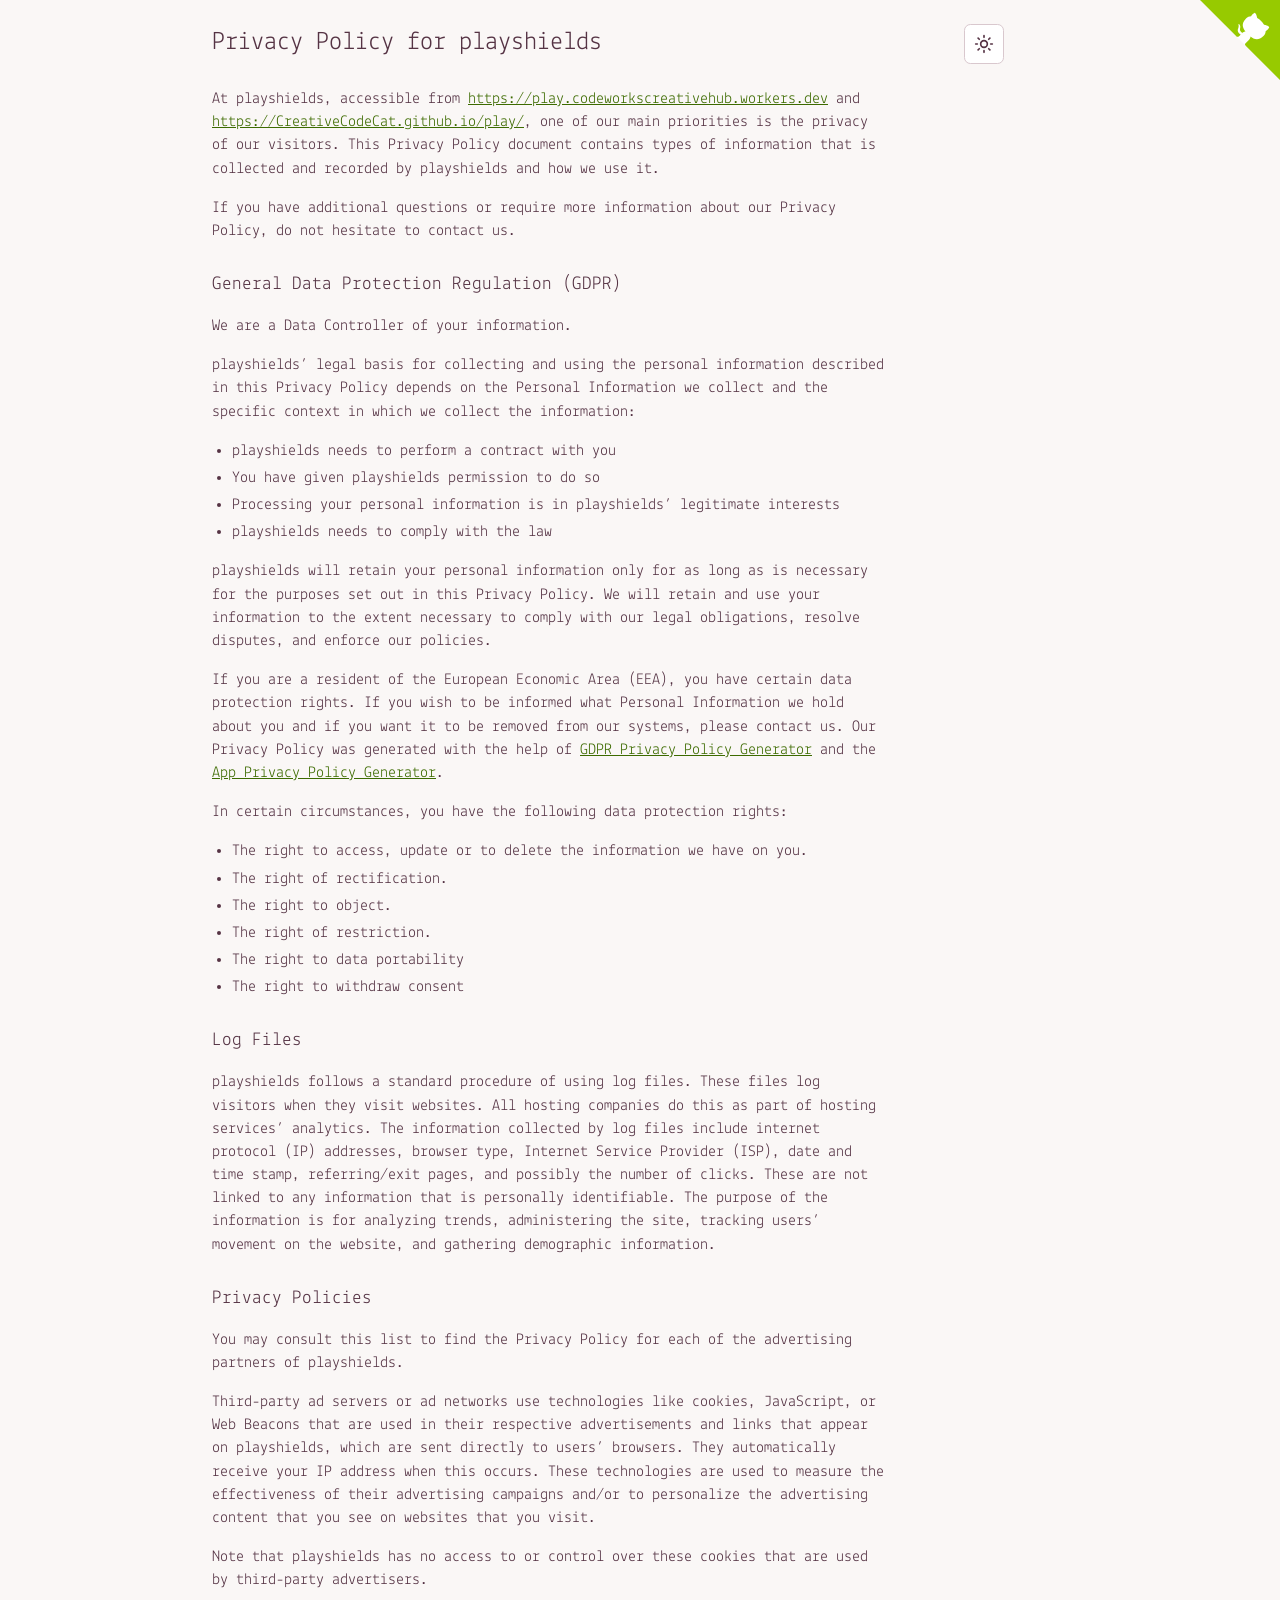
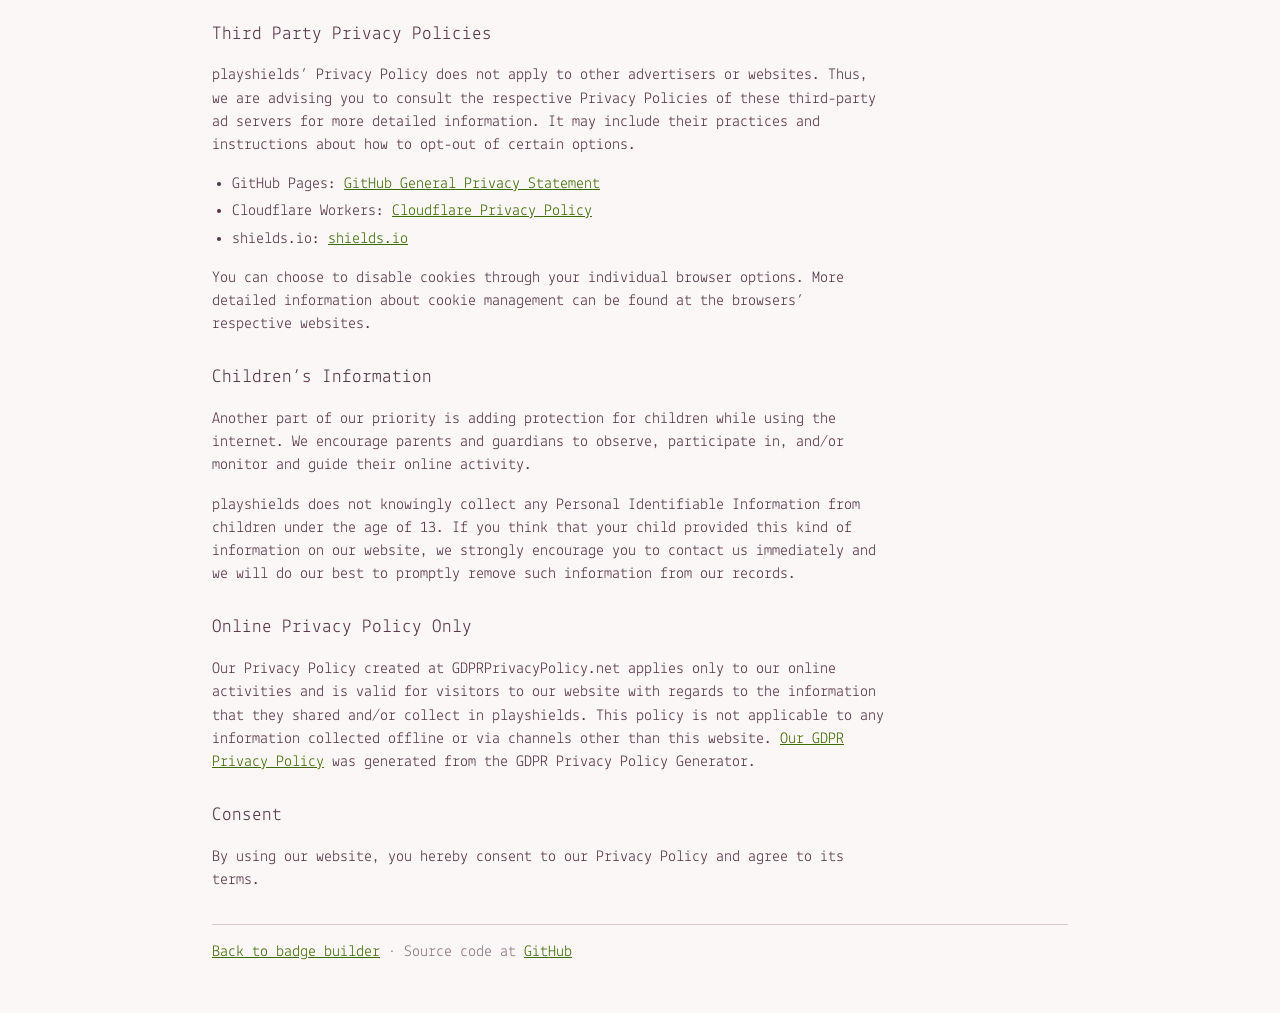
<file: docs/privacy.html>
<!DOCTYPE html>
<html lang="en">

<head>
    <meta charset="UTF-8">
    <meta name="viewport" content="width=device-width, initial-scale=1">
    <meta name="color-scheme" content="light dark">
    <title>Privacy policy — playshields</title>
    <meta name="description" content="Privacy policy for playshields, shields.io badges for Google Play Store apps">
    <link rel="stylesheet" href="main.css">
    <link rel="icon" href="favicon.ico" type="image/x-icon">
    <script>
        (function () {
            try {
                var theme = localStorage.getItem('theme')
                if (theme === 'light' || theme === 'dark') {
                    document.documentElement.dataset.theme = theme
                }
            } catch (e) { }
        })()
    </script>
    <script src="main.js" defer></script>
</head>

<body>
    <a href="#main" class="skip-link">Skip to content</a>

    <header class="site-header">
        <h1>Privacy Policy for playshields</h1>
        <button type="button" id="theme-toggle" class="theme-toggle" aria-pressed="false" aria-label="Switch to dark mode">
            <svg class="icon-sun" width="20" height="20" viewBox="0 0 24 24" aria-hidden="true" fill="none" stroke="currentColor" stroke-width="2" stroke-linecap="round">
                <circle cx="12" cy="12" r="4"></circle>
                <path d="M12 2v2M12 20v2M4.93 4.93l1.41 1.41M17.66 17.66l1.41 1.41M2 12h2M20 12h2M4.93 19.07l1.41-1.41M17.66 6.34l1.41-1.41"></path>
            </svg>
            <svg class="icon-moon" width="20" height="20" viewBox="0 0 24 24" aria-hidden="true" fill="none" stroke="currentColor" stroke-width="2" stroke-linecap="round" stroke-linejoin="round">
                <path d="M21 14.5A8.5 8.5 0 1 1 9.5 3 7 7 0 0 0 21 14.5z"></path>
            </svg>
        </button>
    </header>

    <main id="main" class="privacy">
        <p>At playshields, accessible from <a href="https://play.codeworkscreativehub.workers.dev">https://play.codeworkscreativehub.workers.dev</a> and <a href="https://CreativeCodeCat.github.io/play/">https://CreativeCodeCat.github.io/play/</a>, one of our main priorities is the privacy of our visitors. This Privacy Policy document contains types of information that is collected and recorded by playshields and how we use it.</p>

        <p>If you have additional questions or require more information about our Privacy Policy, do not hesitate to contact us.</p>

        <h2>General Data Protection Regulation (GDPR)</h2>
        <p>We are a Data Controller of your information.</p>

        <p>playshields’ legal basis for collecting and using the personal information described in this Privacy Policy depends on the Personal Information we collect and the specific context in which we collect the information:</p>
        <ul>
            <li>playshields needs to perform a contract with you</li>
            <li>You have given playshields permission to do so</li>
            <li>Processing your personal information is in playshields’ legitimate interests</li>
            <li>playshields needs to comply with the law</li>
        </ul>

        <p>playshields will retain your personal information only for as long as is necessary for the purposes set out in this Privacy Policy. We will retain and use your information to the extent necessary to comply with our legal obligations, resolve disputes, and enforce our policies.</p>

        <p>If you are a resident of the European Economic Area (EEA), you have certain data protection rights. If you wish to be informed what Personal Information we hold about you and if you want it to be removed from our systems, please contact us. Our Privacy Policy was generated with the help of <a href="https://www.gdprprivacypolicy.net/">GDPR Privacy Policy Generator</a> and the <a href="https://www.app-privacy-policy.com">App Privacy Policy Generator</a>.</p>

        <p>In certain circumstances, you have the following data protection rights:</p>
        <ul>
            <li>The right to access, update or to delete the information we have on you.</li>
            <li>The right of rectification.</li>
            <li>The right to object.</li>
            <li>The right of restriction.</li>
            <li>The right to data portability</li>
            <li>The right to withdraw consent</li>
        </ul>

        <h2>Log Files</h2>
        <p>playshields follows a standard procedure of using log files. These files log visitors when they visit websites. All hosting companies do this as part of hosting services’ analytics. The information collected by log files include internet protocol (IP) addresses, browser type, Internet Service Provider (ISP), date and time stamp, referring/exit pages, and possibly the number of clicks. These are not linked to any information that is personally identifiable. The purpose of the information is for analyzing trends, administering the site, tracking users’ movement on the website, and gathering demographic information.</p>

        <h2>Privacy Policies</h2>
        <p>You may consult this list to find the Privacy Policy for each of the advertising partners of playshields.</p>

        <p>Third-party ad servers or ad networks use technologies like cookies, JavaScript, or Web Beacons that are used in their respective advertisements and links that appear on playshields, which are sent directly to users’ browsers. They automatically receive your IP address when this occurs. These technologies are used to measure the effectiveness of their advertising campaigns and/or to personalize the advertising content that you see on websites that you visit.</p>

        <p>Note that playshields has no access to or control over these cookies that are used by third-party advertisers.</p>

        <h2>Third Party Privacy Policies</h2>
        <p>playshields’ Privacy Policy does not apply to other advertisers or websites. Thus, we are advising you to consult the respective Privacy Policies of these third-party ad servers for more detailed information. It may include their practices and instructions about how to opt-out of certain options.</p>
        <ul>
            <li>GitHub Pages: <a href="https://docs.github.com/en/site-policy/privacy-policies/github-general-privacy-statement">GitHub General Privacy Statement</a></li>
            <li>Cloudflare Workers: <a href="https://www.cloudflare.com/privacypolicy/">Cloudflare Privacy Policy</a></li>
            <li>shields.io: <a href="https://shields.io/">shields.io</a></li>
        </ul>

        <p>You can choose to disable cookies through your individual browser options. More detailed information about cookie management can be found at the browsers’ respective websites.</p>

        <h2>Children’s Information</h2>
        <p>Another part of our priority is adding protection for children while using the internet. We encourage parents and guardians to observe, participate in, and/or monitor and guide their online activity.</p>

        <p>playshields does not knowingly collect any Personal Identifiable Information from children under the age of 13. If you think that your child provided this kind of information on our website, we strongly encourage you to contact us immediately and we will do our best to promptly remove such information from our records.</p>

        <h2>Online Privacy Policy Only</h2>
        <p>Our Privacy Policy created at GDPRPrivacyPolicy.net applies only to our online activities and is valid for visitors to our website with regards to the information that they shared and/or collect in playshields. This policy is not applicable to any information collected offline or via channels other than this website. <a href="https://gdprprivacypolicy.net">Our GDPR Privacy Policy</a> was generated from the GDPR Privacy Policy Generator.</p>

        <h2>Consent</h2>
        <p>By using our website, you hereby consent to our Privacy Policy and agree to its terms.</p>
    </main>

    <footer class="site-footer">
        <a href="https://play.codeworkscreativehub.workers.dev/">Back to badge builder</a>
        ·
        Source code at <a href="https://github.com/CreativeCodeCat/Play">GitHub</a>
    </footer>

    <a href="https://github.com/CreativeCodeCat/Play" class="github-corner" aria-label="View source on GitHub"
        title="View source on GitHub">
        <svg width="80" height="80" viewBox="0 0 250 250" aria-hidden="true">
            <path d="M0,0 L115,115 L130,115 L142,142 L250,250 L250,0 Z"></path>
            <path
                d="M128.3,109.0 C113.8,99.7 119.0,89.6 119.0,89.6 C122.0,82.7 120.5,78.6 120.5,78.6 C119.2,72.0 123.4,76.3 123.4,76.3 C127.3,80.9 125.5,87.3 125.5,87.3 C122.9,97.6 130.6,101.9 134.4,103.2"
                fill="currentColor" class="octo-arm"></path>
            <path
                d="M115.0,115.0 C114.9,115.1 118.7,116.5 119.8,115.4 L133.7,101.6 C136.9,99.2 139.9,98.4 142.2,98.6 C133.8,88.0 127.5,74.4 143.8,58.0 C148.5,53.4 154.0,51.2 159.7,51.0 C160.3,49.4 163.2,43.6 171.4,40.1 C171.4,40.1 176.1,42.5 178.8,56.2 C183.1,58.6 187.2,61.8 190.9,65.4 C194.5,69.0 197.7,73.2 200.1,77.6 C213.8,80.2 216.3,84.9 216.3,84.9 C212.7,93.1 206.9,96.0 205.4,96.6 C205.1,102.4 203.0,107.8 198.3,112.5 C181.9,128.9 168.3,122.5 157.7,114.1 C157.9,116.9 156.7,120.9 152.7,124.9 L141.0,136.5 C139.8,137.7 141.6,141.9 141.8,141.8 Z"
                fill="currentColor" class="octo-body"></path>
        </svg>
    </a>
</body>

</html>
</file>
<file: docs/main.css>
/* Google fonts Lekton, latin */
@font-face {
  font-family: 'Lekton';
  font-style: normal;
  font-weight: 400;
  src: local('Lekton'), local('Lekton-Regular'), url(Lekton/Lekton.woff2) format('woff2'), url(Lekton/Lekton.ttf) format('truetype');
}

:root {
  color-scheme: light dark;
  --bg: #faf7f6;
  --text: #553344;
  --muted: #8a7480;
  --link: #3d6b00;
  --link-hover: #2a4d00;
  --border: #d9c8ce;
  --surface: #ffffff;
  --input-bg: #ffffff;
  --input-border: #c4adb6;
  --button-bg: #97ca00;
  --button-text: #1a2200;
  --menu-bg: #f0f0f0;
  --menu-hover: #c8c8c8;
  --menu-shadow: #aaaaaa;
  --copy-status: #2a7a2a;
  --github-fill: #97ca00;
  --github-color: #ffffff;
  --focus: #3d6b00;
}

@media (prefers-color-scheme: dark) {
  :root:not([data-theme="light"]) {
    color-scheme: dark;
    --bg: #161214;
    --text: #eadde2;
    --muted: #b5a0a8;
    --link: #b6e04a;
    --link-hover: #d4f07a;
    --border: #3d3236;
    --surface: #221c1f;
    --input-bg: #1c1719;
    --input-border: #5a474e;
    --button-bg: #97ca00;
    --button-text: #1a2200;
    --menu-bg: #2a2326;
    --menu-hover: #4a3d42;
    --menu-shadow: #000000;
    --copy-status: #8fd48f;
    --github-fill: #97ca00;
    --github-color: #161214;
    --focus: #b6e04a;
  }
}

[data-theme="dark"] {
  color-scheme: dark;
  --bg: #161214;
  --text: #eadde2;
  --muted: #b5a0a8;
  --link: #b6e04a;
  --link-hover: #d4f07a;
  --border: #3d3236;
  --surface: #221c1f;
  --input-bg: #1c1719;
  --input-border: #5a474e;
  --button-bg: #97ca00;
  --button-text: #1a2200;
  --menu-bg: #2a2326;
  --menu-hover: #4a3d42;
  --menu-shadow: #000000;
  --copy-status: #8fd48f;
  --github-fill: #97ca00;
  --github-color: #161214;
  --focus: #b6e04a;
}

[data-theme="light"] {
  color-scheme: light;
}

*,
*::before,
*::after {
  box-sizing: border-box;
}

html {
  background: var(--bg);
}

body {
  margin: 0 auto;
  padding: 1.5rem 1.25rem 3rem;
  max-width: 56rem;
  font-family: 'Lekton', sans-serif;
  color: var(--text);
  background: var(--bg);
  line-height: 1.45;
}

a {
  color: var(--link);
}

a:hover {
  color: var(--link-hover);
}

:focus-visible {
  outline: 2px solid var(--focus);
  outline-offset: 2px;
}

.skip-link {
  position: absolute;
  left: -999px;
  top: 0;
  background: var(--surface);
  color: var(--text);
  padding: 0.5rem 0.75rem;
  z-index: 10;
}

.skip-link:focus {
  left: 0.75rem;
  top: 0.75rem;
}

.site-header {
  display: flex;
  align-items: flex-start;
  justify-content: space-between;
  gap: 1rem;
  margin-bottom: 1.5rem;
  padding-right: 4rem;
}

.site-header h1 {
  margin: 0;
  font-size: 1.6rem;
  font-weight: 400;
}

.theme-toggle {
  flex-shrink: 0;
  display: inline-flex;
  align-items: center;
  justify-content: center;
  width: 2.5rem;
  height: 2.5rem;
  border: 1px solid var(--border);
  border-radius: 0.4rem;
  background: var(--surface);
  color: var(--text);
  cursor: pointer;
}

.theme-toggle .icon-moon {
  display: none;
}

@media (prefers-color-scheme: dark) {
  :root:not([data-theme="light"]) .theme-toggle .icon-sun {
    display: none;
  }

  :root:not([data-theme="light"]) .theme-toggle .icon-moon {
    display: block;
  }
}

[data-theme="dark"] .theme-toggle .icon-sun {
  display: none;
}

[data-theme="dark"] .theme-toggle .icon-moon {
  display: block;
}

[data-theme="light"] .theme-toggle .icon-sun {
  display: block;
}

[data-theme="light"] .theme-toggle .icon-moon {
  display: none;
}

.privacy h2 {
  margin: 1.75rem 0 0.6rem;
  font-size: 1.2rem;
  font-weight: 400;
}

.privacy p,
.privacy ul {
  max-width: 42rem;
}

.privacy ul {
  padding-left: 1.25rem;
}

.privacy li {
  margin: 0.25rem 0;
}

table {
  border-collapse: collapse;
  width: 100%;
}

.placeholders,
.controls {
  margin-bottom: 1.75rem;
}

.placeholders th,
.placeholders td,
.controls td {
  padding: 0.35rem 0.5rem 0.35rem 0;
  vertical-align: top;
  text-align: left;
}

.controls td:first-child {
  white-space: nowrap;
  padding-right: 1rem;
}

input[type="text"],
textarea,
pre {
  font: inherit;
  color: var(--text);
  background: var(--input-bg);
  border: 1px solid var(--input-border);
  border-radius: 0.25rem;
  padding: 0.35rem 0.5rem;
}

input[type="text"] {
  max-width: 100%;
}

input:disabled {
  opacity: 0.75;
}

textarea {
  width: 60%;
  min-height: 4.5rem;
  resize: vertical;
}

pre {
  margin: 0;
  overflow: auto;
  white-space: pre-wrap;
}

button {
  font: inherit;
  cursor: pointer;
}

#go {
  background: var(--button-bg);
  color: var(--button-text);
  border: 0;
  border-radius: 0.25rem;
  padding: 0.4rem 1.1rem;
}

.addplaceholder {
  cursor: pointer;
  color: var(--muted);
  margin-right: 0.4rem;
}

.addplaceholder:hover {
  color: var(--text);
}

.copy {
  cursor: copy;
  color: var(--muted);
  background: none;
  border: 0;
  padding: 0;
}

.copy:hover {
  color: var(--text);
}

.copy .status {
  color: var(--copy-status);
}

#shieldurl,
#shieldurlstyled {
  width: 60%;
}

#copymenu {
  position: absolute;
  background: var(--menu-bg);
  box-shadow: 2px 2px 2px var(--menu-shadow);
  border: 1px solid var(--border);
  border-radius: 0.2em;
}

#copymenu ul {
  list-style: none;
  margin: 0;
  padding: 0;
}

#copymenu ul li {
  cursor: copy;
  border-radius: 0.2em;
  padding: 0.2rem 0.5rem;
}

#copymenu ul li:hover {
  background: var(--menu-hover);
}

.site-footer {
  margin-top: 2rem;
  padding-top: 1rem;
  border-top: 1px solid var(--border);
  color: var(--muted);
}

.json-preview {
  color: var(--muted);
}

.json-frame {
  display: block;
  width: 100%;
  min-height: 8rem;
  border: 1px solid var(--input-border);
  border-radius: 0.25rem;
  background: var(--input-bg);
}

.json-frame[hidden],
#json[hidden] {
  display: none;
}

.github-corner {
  position: absolute;
  top: 0;
  right: 0;
  color: var(--github-color);
}

.github-corner svg {
  fill: var(--github-fill);
}

.github-corner:hover .octo-arm {
  animation: octocat-wave 560ms ease-in-out;
}

@keyframes octocat-wave {
  0%,
  100% {
    transform: rotate(0);
  }

  20%,
  60% {
    transform: rotate(-25deg);
  }

  40%,
  80% {
    transform: rotate(10deg);
  }
}

@media (max-width: 500px) {
  .github-corner:hover .octo-arm {
    animation: none;
  }

  .github-corner .octo-arm {
    animation: octocat-wave 560ms ease-in-out;
  }

  .site-header {
    padding-right: 3.5rem;
  }

  textarea,
  #shieldurl,
  #shieldurlstyled {
    width: 100%;
  }
}
</file>
